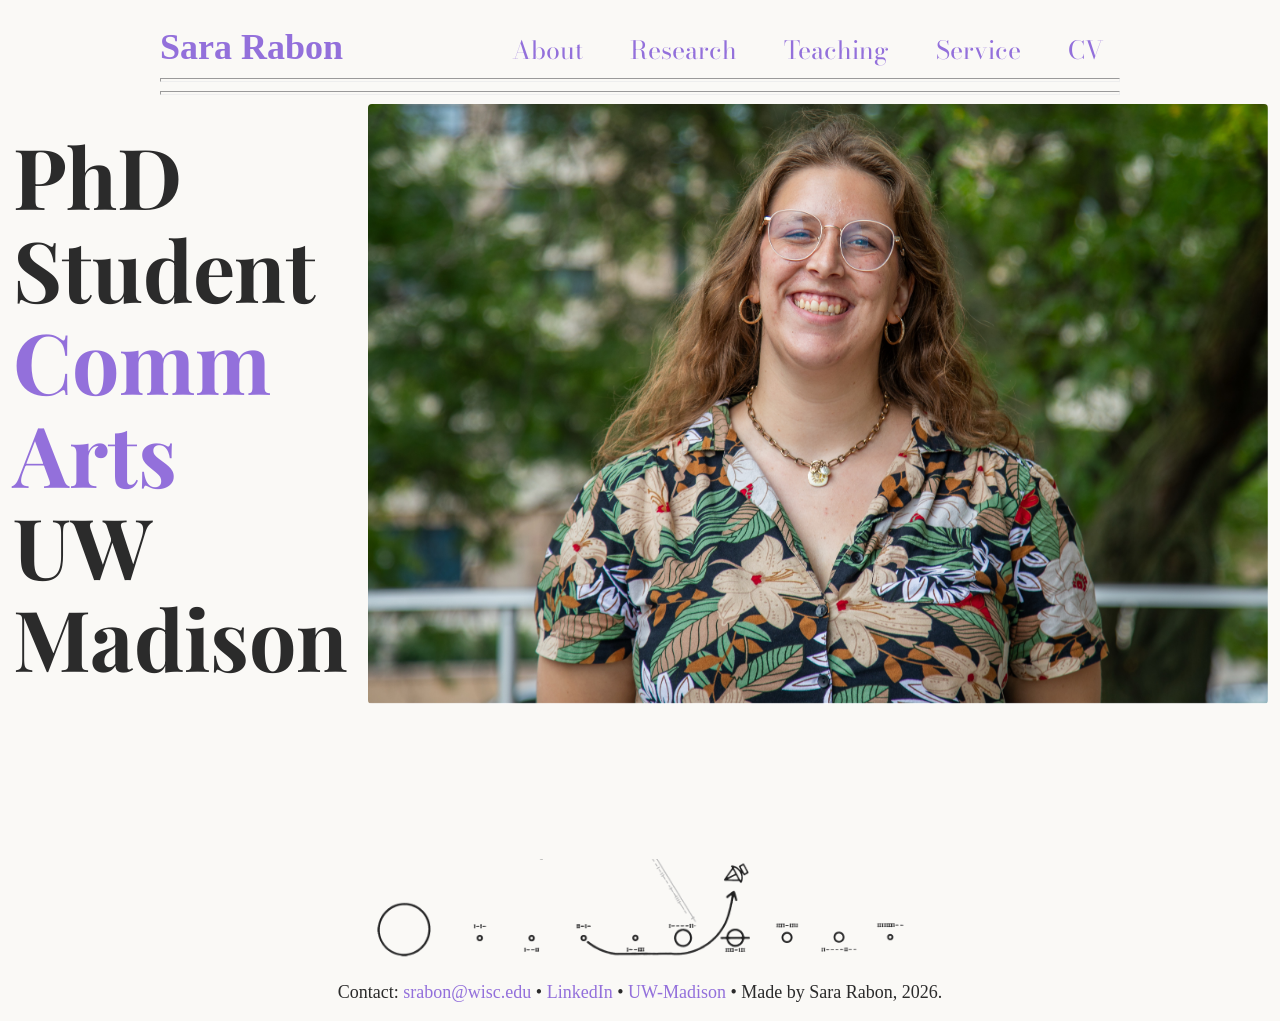
<file: index.html>
<!doctype html>
<html>
<head>
	<meta charset="UTF-8">
    <meta name="viewport" content="width=device-width, initial-scale=1.0">
    <title>Home</title>
    <link href="CSS/style.css" rel="stylesheet" type="text/css">
</head>
<body>
	<header>
		<div class="header-container">
		<div class="header-name">
			<h1><a href="index.html" class="home-link">Sara Rabon</a></h1>
		</div>
		<div class="nav-bar">
		<nav>
			<ul>
				<li><a href="about.html">About</a></li>
				<li><a href="research.html">Research</a></li>
				<li><a href="teaching.html">Teaching</a></li>
				<li><a href="service.html">Service</a></li>
				<li><a href="Rabon_CV_2026.pdf">CV</a></li>
			</ul>
		</nav>
		</div>
		</div>
		<hr/>
		<hr/>
	</header>
	<main>
		<div class="flex-container">
			<div class="heading-column"> 
				<h2>PhD</h2>
				<h2>Student</h2>
				<h2 class="comm-arts-link"><a href="https://commarts.wisc.edu/staff/rabon-sara/">Comm</a></h2>
				<h2 class="comm-arts-link"><a href="https://commarts.wisc.edu/staff/rabon-sara/">Arts</a></h2>
				<h2>UW</h2>
				<h2>Madison</h2>
			</div>
			<div class="image-column">
				<img src="images/Sara_Headshot_2026.jpg" alt="Sara Rabon smiling for a headshot photo on a fall day in Madison"> 
			</div>
		</div>
	</main>
	<footer>
		<a href="https://en.wikipedia.org/wiki/Pioneer_plaque"><img src="images/plaque.png" alt="The solar system as represented on NASA's pioneer 9 and 10 plaques" class="footer-logo"> </a>
		<p>Contact: <a href="srabon@wisc.edu"> srabon@wisc.edu</a> &bull; <a href="https://www.linkedin.com/in/sara-rabon">LinkedIn</a> &bull; <a href="">UW-Madison</a> &bull; Made by Sara Rabon, 2026.</p>
	</footer>
</body>
</html>
</file>
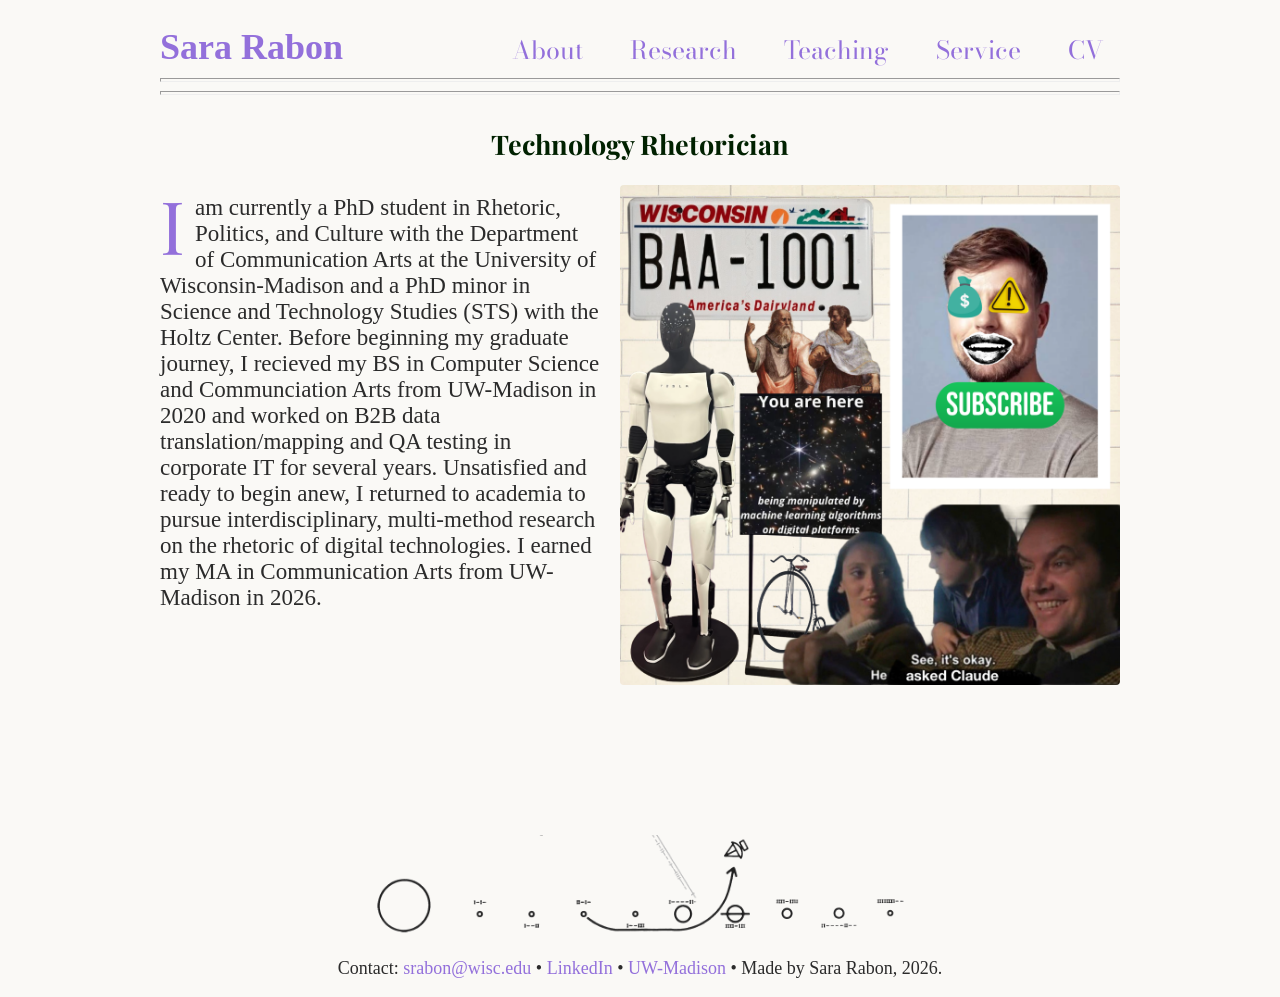
<file: about.html>
<!doctype html>
<html>
<head>
	<meta charset="UTF-8">
    <meta name="viewport" content="width=device-width, initial-scale=1.0">
    <title>about</title>
    <link href="CSS/style.css" rel="stylesheet" type="text/css">
</head>

<body>
	<header>
		<div class="header-container">
		<div class="header-name">
			<h1><a href="index.html" class="home-link">Sara Rabon</a></h1>
		</div>
		<div class="nav-bar">
		<nav>
			<ul>
				<li><a href="about.html">About</a></li>
				<li><a href="research.html">Research</a></li>
				<li><a href="teaching.html">Teaching</a></li>
				<li><a href="service.html">Service</a></li>
				<li><a href="Rabon_CV_2026.pdf">CV</a></li>
			</ul>
		</nav>
		</div>
		</div>
		<hr/>
		<hr/>
	</header>
	
	<h2 class="title">Technology Rhetorician</h2>
	<div>
		<img class="right-side-img" src="images/Sara_Research_edit.png" alt="A collage of Sara's interests"/>
		<p class="about-me-text"> I am currently a PhD student in Rhetoric, Politics, and Culture with the Department of Communication Arts at the University of Wisconsin-Madison and a PhD minor in Science and Technology Studies (STS) with the Holtz Center. Before beginning my graduate journey, I recieved my BS in Computer Science and Communciation Arts from UW-Madison in 2020 and worked on B2B data translation/mapping and QA testing in corporate IT for several years. Unsatisfied and ready to begin anew, I returned to academia to pursue interdisciplinary, multi-method research on the rhetoric of digital technologies. I earned my MA in Communication Arts from UW-Madison in 2026.</p>
	</div>
	<footer> 
		<a href="https://en.wikipedia.org/wiki/Pioneer_plaque"><img src="images/plaque.png" alt="The solar system as represented on NASA's pioneer 9 and 10 plaques" class="footer-logo"> </a>
		<p>Contact: <a href="srabon@wisc.edu"> srabon@wisc.edu</a> &bull; <a href="https://www.linkedin.com/in/sara-rabon">LinkedIn</a> &bull; <a href="">UW-Madison</a> &bull; Made by Sara Rabon, 2026.</p>
	</footer>
</body>
</html>
</file>
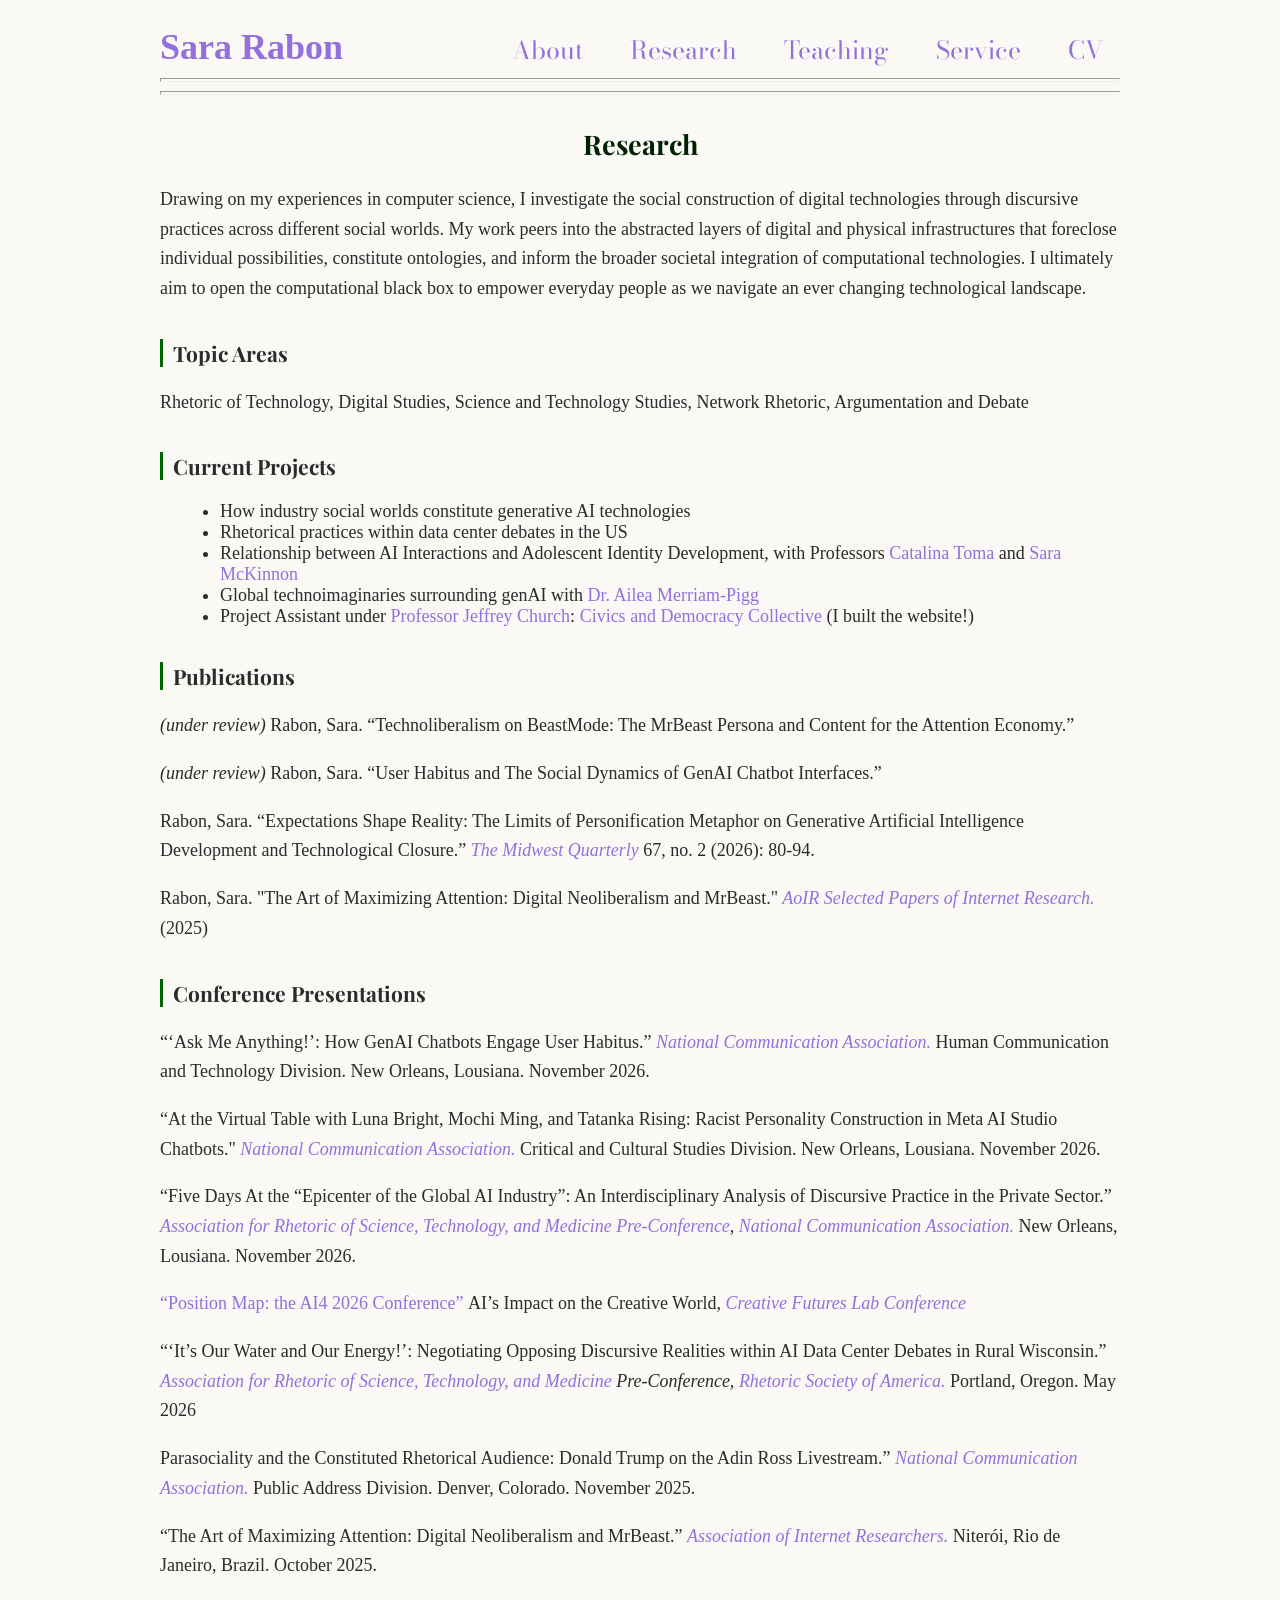
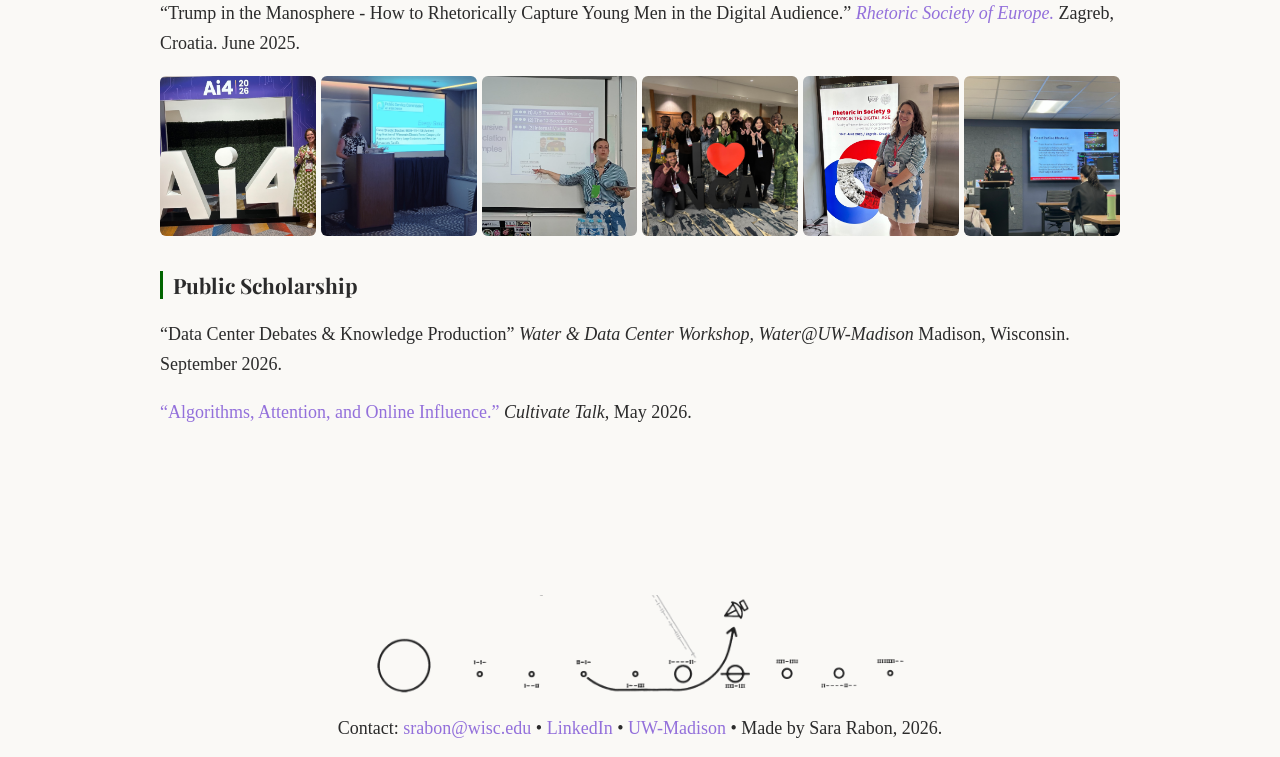
<file: research.html>
<!doctype html>
<html>
<head>
	<meta charset="UTF-8">
    <meta name="viewport" content="width=device-width, initial-scale=1.0">
    <title>Research</title>
    <link href="CSS/style.css" rel="stylesheet" type="text/css">
</head>

<body>
	<header>
		<div class="header-container">
			<div class="header-name">
				<h1><a href="index.html" class="home-link">Sara Rabon</a></h1>
			</div>
			<div class="nav-bar">
				<nav>
					<ul>
						<li><a href="about.html">About</a></li>
						<li><a href="research.html">Research</a></li>
						<li><a href="teaching.html">Teaching</a></li>
						<li><a href="service.html">Service</a></li>
						<li><a href="Rabon_CV_2026.pdf">CV</a></li>
					</ul>
				</nav>
			</div>
		</div>
		<hr/>
		<hr/>
	</header>
	<main>
		<h2 class="title">Research</h2>
		<p> Drawing on my experiences in computer science, I investigate the social construction of digital technologies through discursive practices across different social worlds. My work peers into the abstracted layers of digital and physical infrastructures that foreclose individual possibilities, constitute ontologies, and inform the broader societal integration of computational technologies. I ultimately aim to open the computational black box to empower everyday people as we navigate an ever changing technological landscape.</p>
		<h3> Topic Areas </h3>
		<p>Rhetoric of Technology, Digital Studies, Science and Technology Studies, Network Rhetoric, Argumentation and Debate</p>
		<h3>Current Projects</h3>
		<ul>
			<li>How industry social worlds constitute generative AI technologies</li>
			<li>Rhetorical practices within data center debates in the US</li>
			<li>Relationship between AI Interactions and Adolescent Identity Development, with Professors <a href="https://commarts.wisc.edu/staff/toma-catalina/">Catalina Toma</a> and <a href ="https://commarts.wisc.edu/staff/mckinnon-sara/"> Sara McKinnon</a></li>
			<li>Global technoimaginaries surrounding genAI with <a href="https://aileamp.com/">Dr. Ailea Merriam-Pigg</a></li>
			<li>Project Assistant under <a href="https://polisci.wisc.edu/staff/church-jeffrey/"> Professor Jeffrey Church</a>: <a href="https://civicsdemocracycollective.wisc.edu/">Civics and Democracy Collective</a> (I built the website!)</li>
		</ul>
		<h3>Publications</h3>
		<p> <em>(under review) </em> Rabon, Sara. “Technoliberalism on BeastMode: The MrBeast Persona and Content for the Attention Economy.”</p>
		<p> <em>(under review) </em> Rabon, Sara.  “User Habitus and The Social Dynamics of GenAI Chatbot Interfaces.”</p>
		<p>Rabon, Sara. “Expectations Shape Reality: The Limits of Personification Metaphor on Generative Artificial Intelligence Development and Technological Closure.” <em><a href="https://ezproxy.library.wisc.edu/login?url=https://www.proquest.com/scholarly-journals/expectations-shape-reality-limits-personification/docview/3304484178/se-2?accountid=465">The Midwest Quarterly</a></em> 67, no. 2 (2026): 80-94.</p>
		<p>Rabon, Sara. "The Art of Maximizing Attention: Digital Neoliberalism and MrBeast."<em> <a href="https://doi.org/10.5210/spir.v2024i0.15289">AoIR Selected Papers of Internet Research.</a></em> (2025)</p>
		
		<h3>Conference Presentations </h3>
		<p>“‘Ask Me Anything!’: How GenAI Chatbots Engage User Habitus.” <a href="https://www.natcom.org/nca-112th-annual-convention/"><em>National Communication Association.</em> </a>Human Communication and Technology Division. New Orleans, Lousiana. November 2026.</p>
		<p>“At the Virtual Table with Luna Bright, Mochi Ming, and Tatanka Rising: Racist Personality Construction in Meta AI Studio Chatbots." <a href="https://www.natcom.org/nca-112th-annual-convention/"> <em>National Communication Association.</em> </a> Critical and Cultural Studies Division. New Orleans, Lousiana. November 2026.</p>
		<p>“Five Days At the “Epicenter of the Global AI Industry”: An Interdisciplinary Analysis of Discursive Practice in the Private Sector.”<em> <a href="https://www.arstmonline.org/about/"> Association for Rhetoric of Science, Technology, and Medicine Pre-Conference</a>,<a href="https://www.natcom.org/nca-112th-annual-convention/"> National Communication Association.</a></em> New Orleans, Lousiana. November 2026.</p>
		<p> <a href="https://raboncflproject.netlify.app/">“Position Map: the AI4 2026 Conference” </a> AI’s Impact on the Creative World, <a href="https://cfl.commarts.wisc.edu/2026-conferenceais-impact-on-the-creative-world/"> <em>Creative Futures Lab Conference</em></a> </p>
		<p>“‘It’s Our Water and Our Energy!’: Negotiating Opposing Discursive Realities within AI Data Center Debates in Rural Wisconsin.” <em><a href="https://www.arstmonline.org/about/">Association for Rhetoric of Science, Technology, and Medicine</a> Pre-Conference, <a href="https://rhetoricsociety.org/">Rhetoric Society of America.</a></em> Portland, Oregon. May 2026 </p>
		<p>Parasociality and the Constituted Rhetorical Audience: Donald Trump on the Adin Ross Livestream.” <em><a href="https://www.natcom.org/111-annual-convention/">National Communication Association.</a></em> Public Address Division. Denver, Colorado. November 2025.</p>
		<p>“The Art of Maximizing Attention: Digital Neoliberalism and MrBeast.” <a href="https://aoir.org/aoir2025/"><em>Association of Internet Researchers.</em></a> Niterói, Rio de Janeiro, Brazil. October 2025.</p>
		<p>“Trump in the Manosphere - How to Rhetorically Capture Young Men in the Digital Audience.” <em><a href="https://rhetoricsocietyeurope.eu/activities/ris9-2025/">Rhetoric Society of Europe.</a></em> Zagreb, Croatia. June 2025.</p>
		<div class="research-imgs">
			<img src="images/sara_Ai4.JPG" alt="Sara posing in front of the Ai4 sign at the conference, 2026"/>
			<img src="images/RSA_2026_Sara.jpg" alt="Sara presenting at RSA."/>
			<img src="images/aoir_2025.JPG" alt="Sara presenting at AoIR ."/>
			<img src="images/RPC_2025_NCA.JPG" alt="UW-Madison RPC graduate students posing behind NCA logo at NCA 2025"/>
			<img src="images/sara_RSE_2025.JPG" alt="Sara presenting at RSE, 2025."/>
			<img src="images/sara_SJMC_2025.jpg" alt="Sara presenting at Communication Crossroads, 2025."/>
		</div>
		<h3>Public Scholarship</h3>
		<p>“Data Center Debates &amp; Knowledge Production” <em>Water &amp; Data Center Workshop, Water@UW-Madison </em> Madison, Wisconsin. September 2026.</p>
		<p><a href="https://open.spotify.com/episode/0Uue6gk8ZeackFdrvdlJQ5?si=MrAzebEPQxmhi92HlY5Yfw">“Algorithms, Attention, and Online Influence.”</a> <em>Cultivate Talk</em>, May 2026.</p>
	</main>
	<footer> 
		<a href="https://en.wikipedia.org/wiki/Pioneer_plaque"><img src="images/plaque.png" alt="The solar system as represented on NASA's pioneer 9 and 10 plaques" class="footer-logo"> </a>
		<p>Contact: <a href="srabon@wisc.edu"> srabon@wisc.edu</a> &bull; <a href="https://www.linkedin.com/in/sara-rabon">LinkedIn</a> &bull; <a href="">UW-Madison</a> &bull; Made by Sara Rabon, 2026.</p>
	</footer>
</body>
</html>
</file>
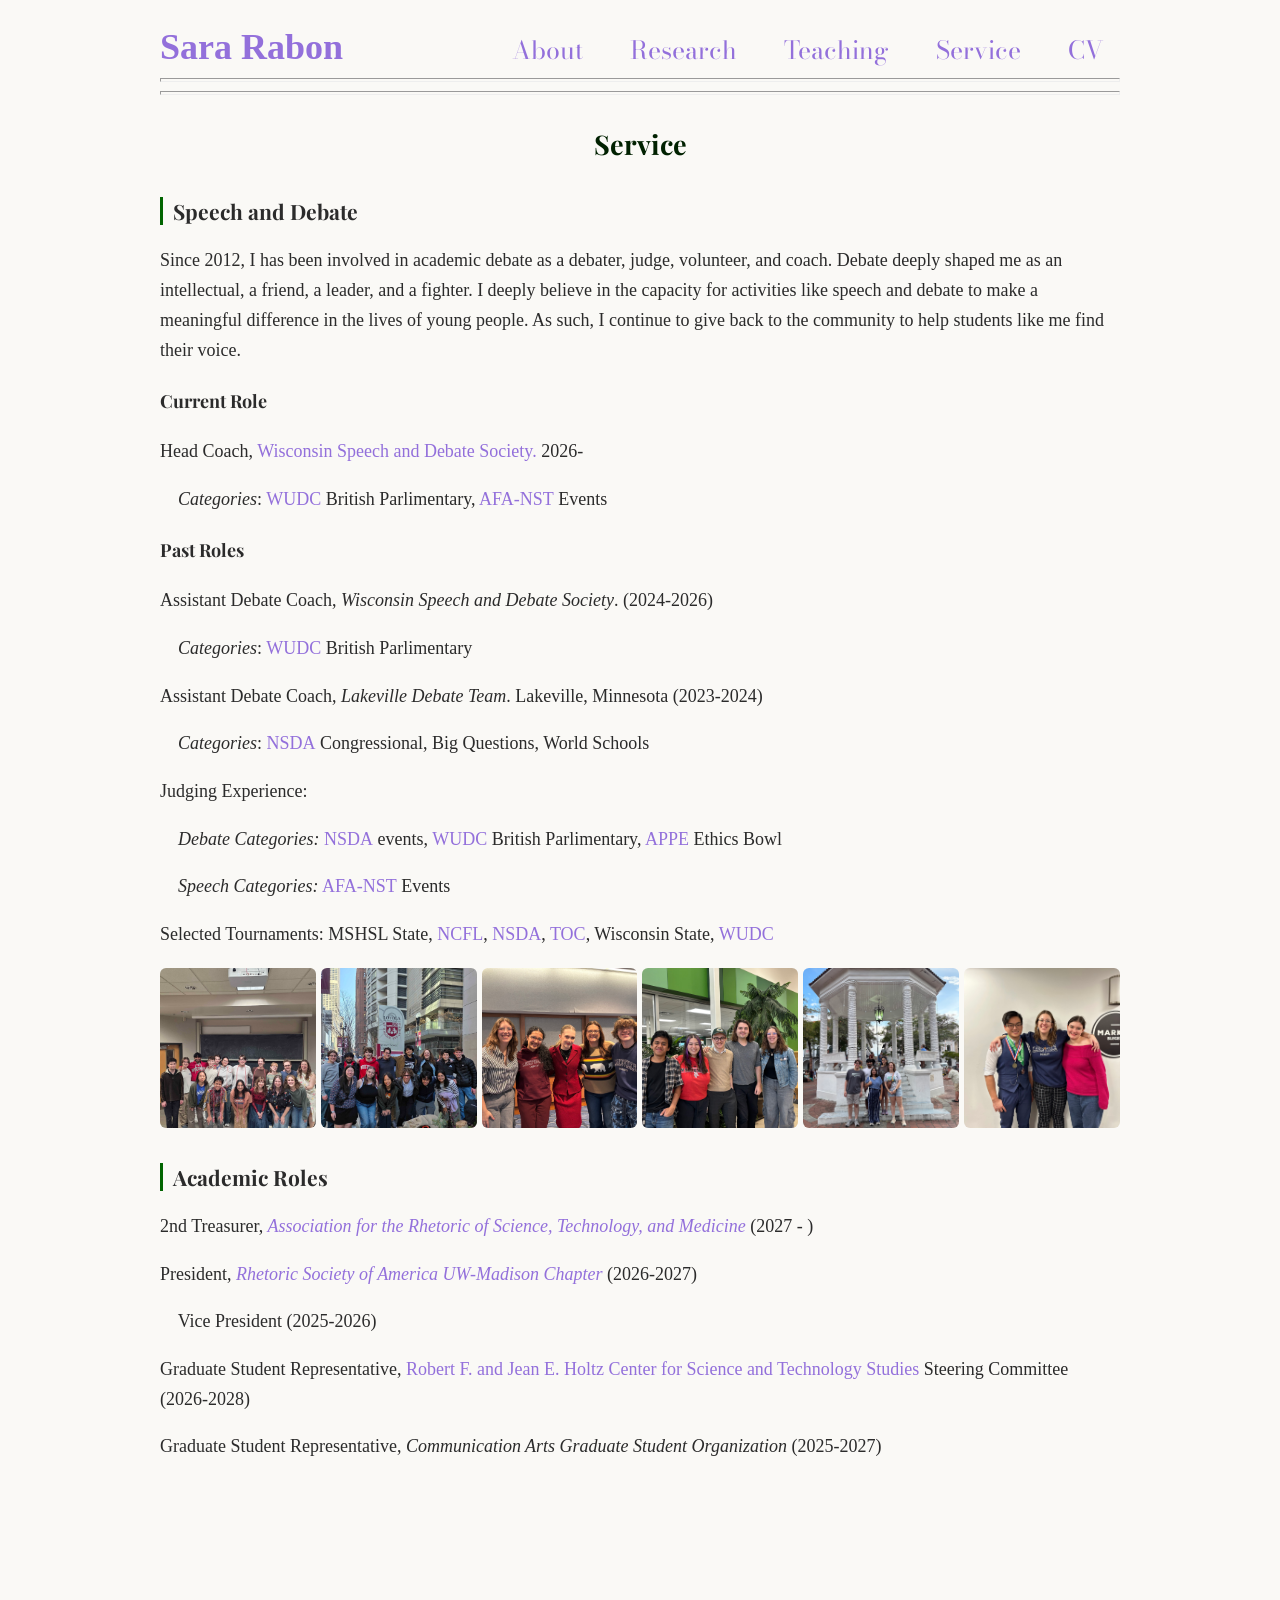
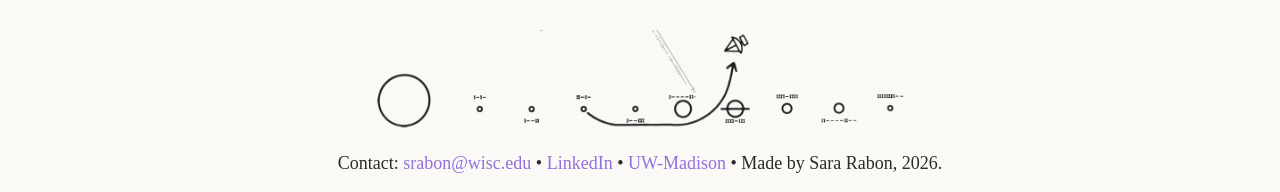
<file: service.html>
<!doctype html>
<html>
<head>
	<meta charset="UTF-8">
    <meta name="viewport" content="width=device-width, initial-scale=1.0">
    <title>service</title>
    <link href="CSS/style.css" rel="stylesheet" type="text/css">
</head>

<body>
	<header>
		<div class="header-container">
		<div class="header-name">
			<h1><a href="index.html" class="home-link">Sara Rabon</a></h1>
		</div>
		<div class="nav-bar">
		<nav>
			<ul>
				<li><a href="about.html">About</a></li>
				<li><a href="research.html">Research</a></li>
				<li><a href="teaching.html">Teaching</a></li>
				<li><a href="service.html">Service</a></li>
				<li><a href="Rabon_CV_2026.pdf">CV</a></li>
			</ul>
		</nav>
		</div>
		</div>
		<hr/>
		<hr/>
		</header>
	
	<main>
		<h2 class="title">Service</h2>
		<h3>Speech and Debate</h3>
			<p>Since 2012, I has been involved in academic debate as a debater, judge, volunteer, and coach. Debate deeply shaped me as an intellectual, a friend, a leader, and a fighter. I deeply believe in the capacity for activities like speech and debate to make a meaningful difference in the lives of young people. As such, I continue to give back to the community to help students like me find their voice.</p>
		<h4>Current Role</h4>
			<p>Head Coach, <a href="https://speechanddebate.ls.wisc.edu/">Wisconsin Speech and Debate Society.</a> 2026-</p>
				<p>&emsp;<em>Categories</em>: <a href="https://www.worlddebating.org/wudc-manual">WUDC</a> British Parlimentary, <a href="https://sites.google.com/site/afanietnew2/products-services/event-descriptions?authuser=0">AFA-NST</a> Events</p>
		<h4>Past Roles</h4>
		<p>Assistant Debate Coach, <em>Wisconsin Speech and Debate Society</em>. (2024-2026) </p>
			<p>&emsp;<em>Categories</em>: <a href="https://www.worlddebating.org/wudc-manual">WUDC</a> British Parlimentary</p>
		<p>Assistant Debate Coach, <em>Lakeville Debate Team</em>. Lakeville, Minnesota (2023-2024)</p>
			<p>&emsp;<em>Categories</em>: <a href="https://www.speechanddebate.org/competition-events/">NSDA</a> Congressional, Big Questions, World Schools</p>
		<p>Judging Experience: </p>
		<p>&emsp;<em>Debate Categories:</em> <a href="https://www.speechanddebate.org/competition-events/">NSDA</a> events,<a href="https://www.worlddebating.org/wudc-manual"> WUDC</a> British Parlimentary, <a href="https://www.appe-ethics.org/about-ethics-bowl-appe-ieb/"> APPE</a> Ethics Bowl</p>
			<p>&emsp;<em>Speech Categories:</em> <a href="https://sites.google.com/site/afanietnew2/products-services/event-descriptions?authuser=0">AFA-NST</a> Events</p>
			<p>Selected Tournaments: MSHSL State, <a href="https://en.wikipedia.org/wiki/National_Catholic_Forensic_League">NCFL</a>, <a href="https://en.wikipedia.org/wiki/National_Speech_and_Debate_Association">NSDA</a>, <a href="https://en.wikipedia.org/wiki/Tournament_of_Champions_(debate)">TOC</a>, Wisconsin State, <a href="https://en.wikipedia.org/wiki/World_Universities_Debating_Championship">WUDC</a></p>
		
		<div class="research-imgs">
			<img src="images/WSDS_Banquet_2026.jpg" alt="WSDS team members posting topgether for the 2026 end of year banquet.">
			<img src="images/loyola_WSDS_2026.jpg" alt="WSDS team members posing together outside Loyola Law School, 2026">
			<img src="images/lakeville_blake_2025.JPG" alt="Sara with debater at the Blake Tournament, 2025">
			<img src="images/chunginvitational_2025_wsds.JPG" alt="WSDS team judging at local high school tournament, 2025.">
			<img src="images/Panama_WUDC_WSDS.JPG" alt="Sara and WSDS debaters in Panama City, Panama.">
			<img src="images/Sara_and_kiddos_Lakeville_State.jpg" alt="">
		</div>
		<h3>Academic Roles</h3>
		<p> 2nd Treasurer,<em><a href="https://www.arstmonline.org/"> Association for the Rhetoric of Science, Technology, and Medicine </a> </em>(2027 - )</p>
		<p>President, <em><a href="https://rsa.commarts.wisc.edu/">Rhetoric Society of America UW-Madison Chapter</a></em> (2026-2027)</p>
		<p>&emsp;Vice President (2025-2026)</p>
		<p>Graduate Student Representative, <a href="https://sts.wisc.edu/">Robert F. and Jean E. Holtz Center for Science and Technology Studies</a> Steering Committee (2026-2028)</p>
		<p>Graduate Student Representative, <em>Communication Arts Graduate Student Organization </em>(2025-2027)</p>
		
    </main>
	<footer> 
		<a href="https://en.wikipedia.org/wiki/Pioneer_plaque"><img src="images/plaque.png" alt="The solar system as represented on NASA's pioneer 9 and 10 plaques" class="footer-logo"> </a>
		<p>Contact: <a href="srabon@wisc.edu"> srabon@wisc.edu</a> &bull; <a href="https://www.linkedin.com/in/sara-rabon">LinkedIn</a> &bull; <a href="">UW-Madison</a> &bull; Made by Sara Rabon, 2026.</p>
	</footer>
</body>
</html>
</file>
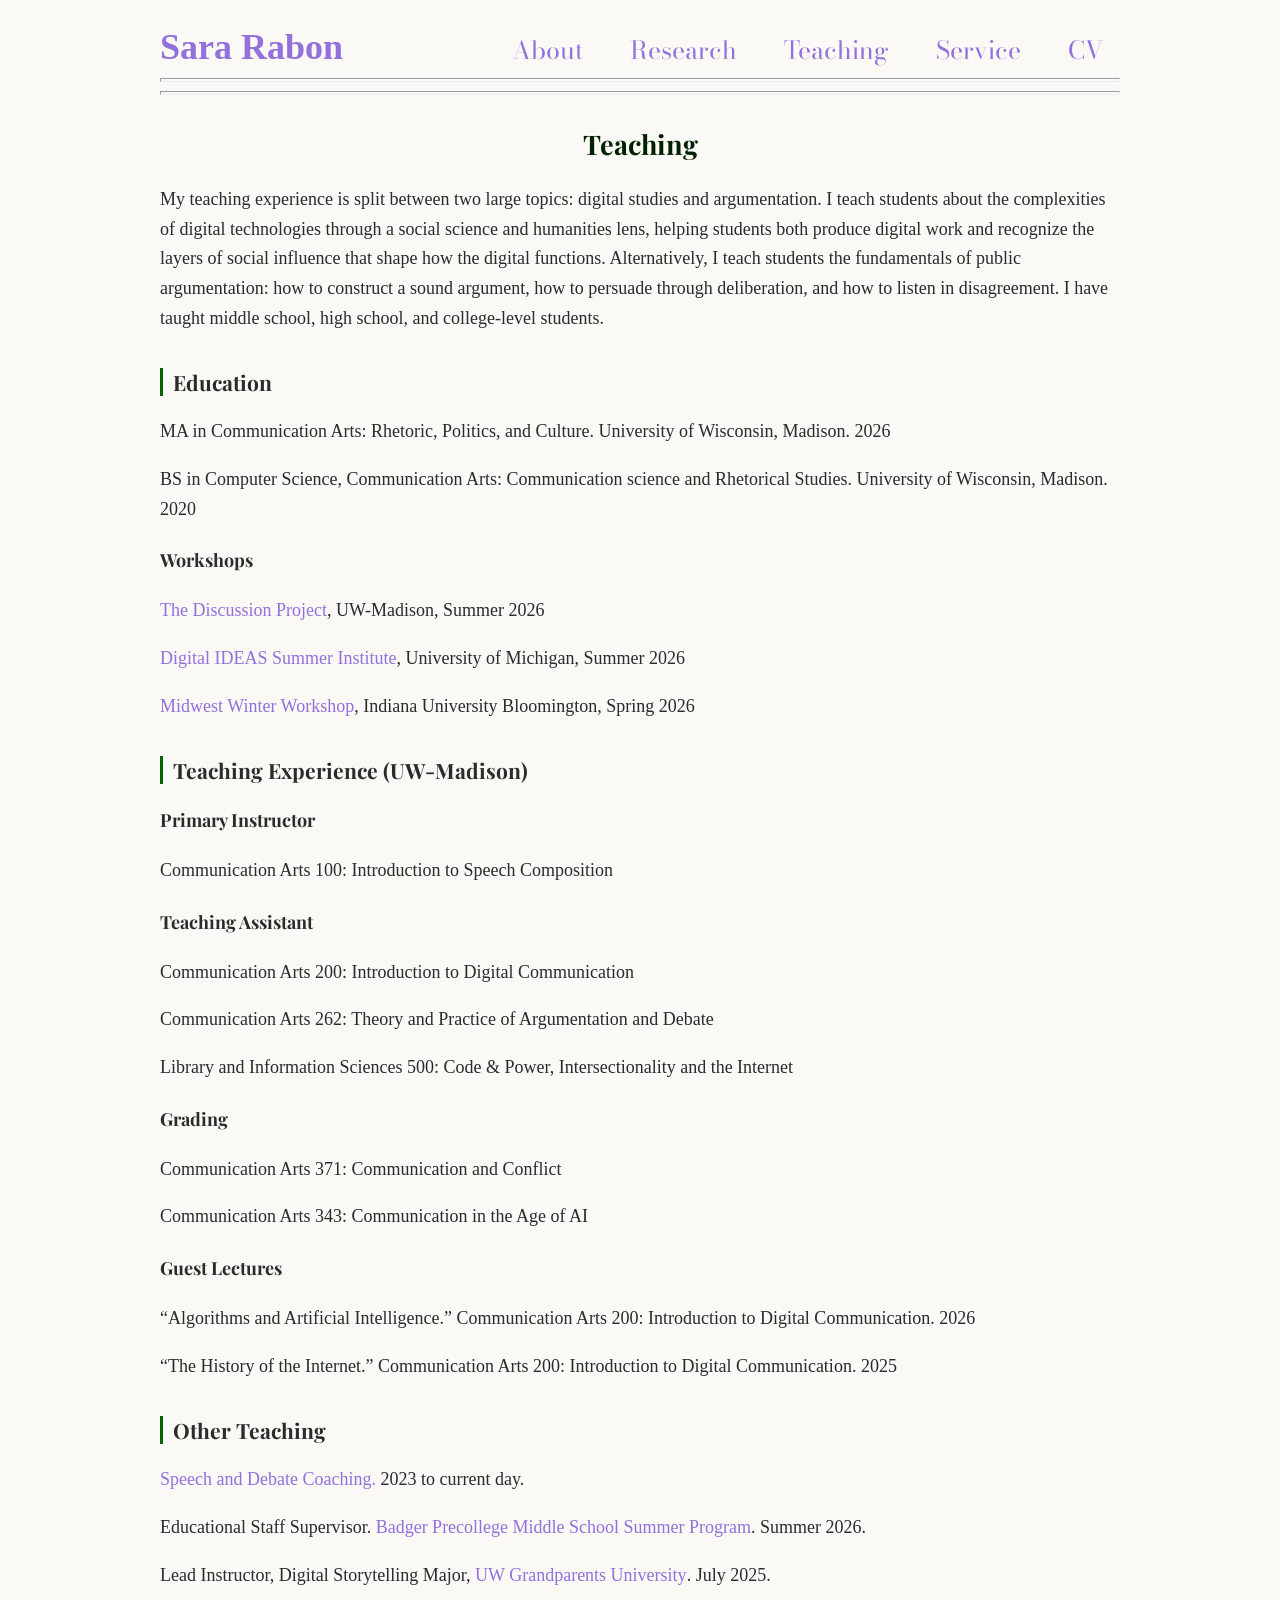
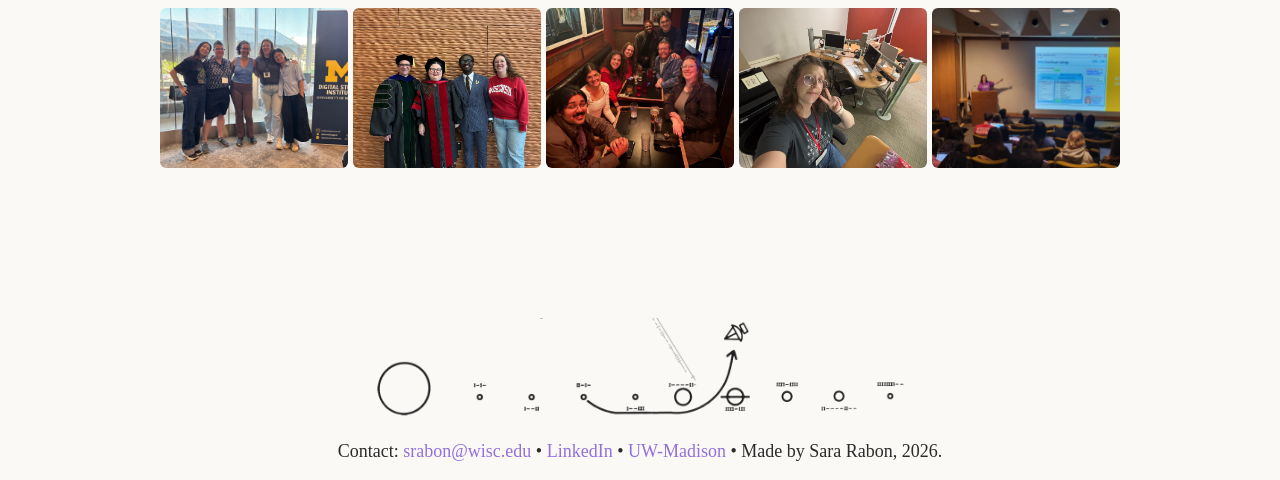
<file: teaching.html>
<!doctype html>
<html>
<head>
	<meta charset="UTF-8">
    <meta name="viewport" content="width=device-width, initial-scale=1.0">
    <title>Teaching</title>
    <link href="CSS/style.css" rel="stylesheet" type="text/css">
</head>

<body>
	<header>
		<div class="header-container">
		<div class="header-name">
			<h1><a href="index.html" class="home-link">Sara Rabon</a></h1>
		</div>
		<div class="nav-bar">
		<nav>
			<ul>
				<li><a href="about.html">About</a></li>
				<li><a href="research.html">Research</a></li>
				<li><a href="teaching.html">Teaching</a></li>
				<li><a href="service.html">Service</a></li>
				<li><a href="Rabon_CV_2026.pdf">CV</a></li>
			</ul>
		</nav>
		</div>
		</div>
		<hr/>
		<hr/>
	</header>
	<main>
		<h2 class="title">Teaching</h2>
		<p> My teaching experience is split between two large topics: digital studies and argumentation. I teach students about the complexities of digital technologies through a social science and humanities lens, helping students both produce digital work and recognize the layers of social influence that shape how the digital functions. Alternatively, I teach students the fundamentals of public argumentation: how to construct a sound argument, how to persuade through deliberation, and how to listen in disagreement. I have taught middle school, high school, and college-level students.</p>
		<h3>Education</h3>
		<p>MA in Communication Arts: Rhetoric, Politics, and Culture. University of Wisconsin, Madison. 2026</p>
		<p>BS in Computer Science, Communication Arts: Communication science and Rhetorical Studies. University of Wisconsin, Madison. 2020</p>
		<h4>Workshops</h4>
		<p><a href="https://discussion.education.wisc.edu/">The Discussion Project</a>, UW-Madison, Summer 2026</p>
		<p><a href="https://www.digitalstudies.umich.edu/digital-ideas.html">Digital IDEAS Summer Institute</a>, University of Michigan, Summer 2026</p>
		<p><a href="https://midwestwinterworks.wixsite.com/midwest-winter-wor-1">Midwest Winter Workshop</a>, Indiana University Bloomington, Spring 2026</p>
		<h3>Teaching Experience (UW-Madison) </h3>
		<h4> Primary Instructor </h4>
		<p>Communication Arts 100: Introduction to Speech Composition</p>
		<h4>Teaching Assistant</h4>
		<p>Communication Arts 200: Introduction to Digital Communication</p>
		<p>Communication Arts 262: Theory and Practice of Argumentation and Debate</p>
		<p>Library and Information Sciences 500: Code &amp; Power, Intersectionality and the Internet</p>
		
		<h4>Grading</h4>
		<p>Communication Arts 371: Communication and Conflict</p>
		<p>Communication Arts 343: Communication in the Age of AI</p>
		
		<h4>Guest Lectures</h4>
		<p>“Algorithms and Artificial Intelligence.” Communication Arts 200: Introduction to Digital Communication. 2026</p>
		<p>“The History of the Internet.” Communication Arts 200: Introduction to Digital Communication. 2025</p>
	
		<h3>Other Teaching</h3>
		<p><a href="service.html">Speech and Debate Coaching.</a> 2023 to current day.</p>
		<p>Educational Staff Supervisor. <a href="https://precollege.wisc.edu/">Badger Precollege Middle School Summer Program</a>. Summer 2026.</p>
		<p>Lead Instructor, Digital Storytelling Major, <a href="https://www.uwalumni.com/grandparents-university/">UW Grandparents University</a>. July 2025.</p>
		<div class="research-imgs">
			<img src="images/Digital_Ideas.JPG" alt="Sara and friends at digital ideas in 2026"/>
			<img src="images/howard_advisees.JPG" alt="Sara with her adviser and fellow advisees in 2026"/>
			<img src="images/MWW_2026.JPG" alt="Sara with friends at a bar after Midwest Winter Workshop in 2026"/>
			<img src="images/sara_teaching_in_lab.JPG" alt="Sara taking a self in the computer lab before teaching, 2025"/>
			<img src="images/sara_lecture_200.jpg" alt="Sara lecturing in front of students, 2025"/>
		</div>
			
		
	</main>
	<footer> 
		<a href="https://en.wikipedia.org/wiki/Pioneer_plaque"><img src="images/plaque.png" alt="The solar system as represented on NASA's pioneer 9 and 10 plaques" class="footer-logo"> </a>
		<p>Contact: <a href="srabon@wisc.edu"> srabon@wisc.edu</a> &bull; <a href="https://www.linkedin.com/in/sara-rabon">LinkedIn</a> &bull; <a href="">UW-Madison</a> &bull; Made by Sara Rabon, 2026.</p>
	</footer>
</body>
</html>
</file>
<file: CSS/style.css>
@charset "UTF-8";
@import url('https://fonts.googleapis.com/css2?family=Bodoni+Moda:ital,opsz,wght@0,6..96,400..900;1,6..96,400..900&family=DM+Serif+Display:ital@0;1&family=Playfair+Display:ital,wght@0,400..900;1,400..900&family=Source+Serif+4:ital,opsz,wght@0,8..60,200..900;1,8..60,200..900&display=swap');

/* ==========================================================================
   Global Styles
   ========================================================================== */
body {
    background-color: #faf9f6; /* Warm off-white paper feel */
    color: #2b2b2b; /* Softer dark charcoal for text instead of harsh pure black */
    font-family: "Playfair Display", Times, "Times New Roman", serif;
    font-size: 18px;
    max-width: 960px;
    margin: 0 auto;
    padding: 0 15px; /* Keeps text from touching screen edges on mobile */
    display: flex;
    flex-direction: column;
    min-height: 100vh;
}

main {
    flex-grow: 1;
}

p, main ul {
    font-family: Georgia, Times, "Times New Roman", serif;
}

main ul {
    margin-left: 20px;
}

a {
    text-decoration: none;
    color: mediumpurple;
}

/* Base image responsiveness safety */
img {
    max-width: 100%;
}
main a {
    position: relative;
    text-decoration: none;
    color: mediumpurple;
    transition: color 0.2s ease;
}

main a::after {
    content: '';
    position: absolute;
    width: 100%;
    height: 1px;
    bottom: -1px;
    left: 0;
    background-color: mediumpurple;
    transform: scaleX(0);
    transform-origin: bottom right;
    transition: transform 0.25s ease-out;
}

main a:hover::after {
    transform: scaleX(1);
    transform-origin: bottom left;
}
/* Accent border on section subheadings */
main h3 {
    border-left: 3px solid darkgreen;
    padding-left: 10px;
    margin-top: 35px;
}
main p {
    line-height: 1.65; /* Gives dense academic descriptions room to breathe */
}

@keyframes fadeIn {
    from { opacity: 0; transform: translateY(6px); }
    to { opacity: 1; transform: translateY(0); }
}

main {
    animation: fadeIn 0.4s ease-out forwards;
}

img {
    border-radius: 4px;
}

/* ==========================================================================
   Header & Navigation
   ========================================================================== */
.header-container {
    display: flex;
    align-items: baseline; 
    justify-content: space-between; 
    padding-top: 20px; 
}

.header-name h1 {
    margin: 0; 
}

.header-name h1 a.home-link {
    font-family: Times, "Times New Roman", serif;
    text-decoration: none;
    color: mediumpurple;
}

.nav-bar nav ul {
    display: flex;
    list-style-type: none;
    margin: 0;
    padding: 0;
    gap: 15px; 
}

.nav-bar nav ul li a {
    font-size: 25px;
    color: mediumpurple;
    text-decoration: none;
    font-family: "Bodoni Moda", serif;
    padding: 0 16px;
}

.nav-bar nav ul li a:hover {
    background-color: lightgray;
    border-radius: 4px;
}
.nav-bar nav ul li a {
    border-radius: 6px;
}

.nav-bar nav ul li a:hover {
    background-color: rgba(147, 112, 219, 0.12); /* Subtle purple wash */
}

hr {
	color: darkgreen;
    height: 2px;
}

/* ==========================================================================
   Page Specific & Components
   ========================================================================== */

/* Index Flex Layout */
.flex-container {
    display: flex;
    justify-content: center;
    align-items: center;
    gap: 20px;
}

.heading-column h2 {
    margin: 0;
    line-height: 1.1;
    font-size: 84px;
}

.comm-arts-link a {
    text-decoration: none;
    color: mediumpurple;
}

.image-column img {
    max-width: 900px;
    height: auto;
}

/* About Page */
.right-side-img { 
    float: right;
    width: 500px;
    height: auto;
    margin-left: 20px;
}

.about-me-text {
    font-size: 23px;
    margin-top: 10px;
}

/* Creates a refined editorial opening letter for main bio paragraphs */
.about-me-text::first-letter {
    font-size: 3.2em;
    float: left;
    line-height: 0.8;
    margin-right: 10px;
    color: mediumpurple;
    font-family: "Playfair Display", serif;
}

/* Image Rows */
.research-imgs {
    display: flex;
    width: 100%;
    align-items: center;
    gap: 5px;
}

.research-imgs img {
    flex: 1 1 0;
    min-width: 0;
    height: 160px;
    object-fit: cover;
    border-radius: 6px;
    transition: transform 0.3s ease, box-shadow 0.3s ease;
}
.research-imgs img:hover {
    transform: translateY(-3px);
    box-shadow: 0 6px 15px rgba(0, 0, 0, 0.1);
}

.title {
	text-align: center;
	color: #002100;
}
html {
    scroll-behavior: smooth;
}

h2, h3, h4 {
    scroll-margin-top: 30px; /* Ensures scrolled-to headings have breathing room */
}


/* ==========================================================================
   Footer
   ========================================================================== */
footer {
    margin-top: 150px;
    display: flex;
    flex-direction: column;
    align-items: center;	
    text-align: center;
}

.footer-logo {
    max-height: 100px;
    width: auto;
}

/* ==========================================================================
   Mobile Responsiveness (Max Width: 768px)
   ========================================================================== */
@media (max-width: 768px) {
    /* Header stacks vertically to prevent menu clipping */
    .header-container {
        flex-direction: column;
        align-items: center;
        gap: 15px;
    }

    .nav-bar nav ul {
        justify-content: center;
        flex-wrap: wrap;
        gap: 10px;
    }

    .nav-bar nav ul li a {
        font-size: 20px;
        padding: 4px 8px;
    }

    /* Index layout stacks headshot above text */
    .flex-container {
        flex-direction: column-reverse;
        gap: 20px;
        text-align: center;
    }

    .heading-column h2 {
        font-size: 48px;
    }

    /* Unfloats the About image so text isn't squeezed into a tiny column */
    .right-side-img {
        float: none;
        width: 100%;
        margin: 0 0 15px 0;
    }

    .about-me-text {
        font-size: 20px;
    }

    /* Stacks photo rows into two columns instead of 6 tiny slivers */
    .research-imgs {
        flex-wrap: wrap;
    }

    .research-imgs img {
        flex: 1 1 45%;
    }

    footer {
        margin-top: 80px;
    }
}
</file>
